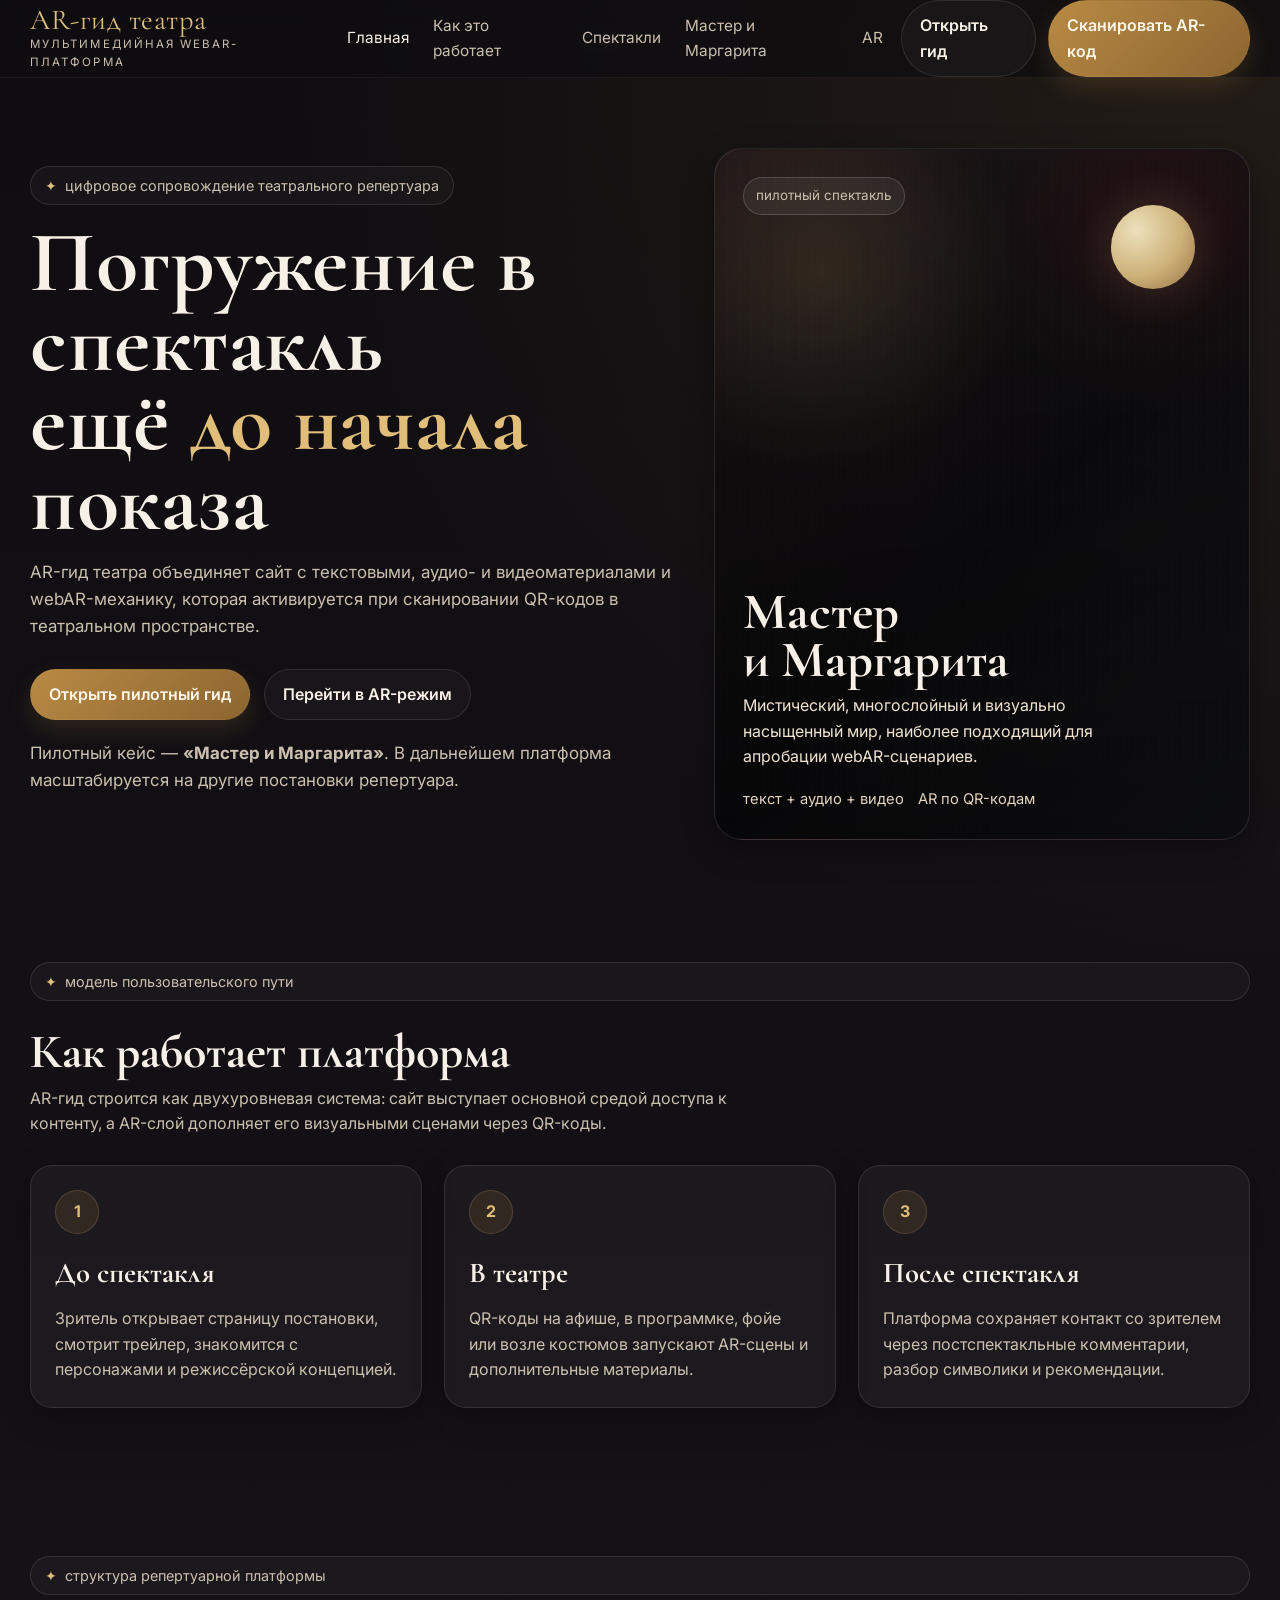
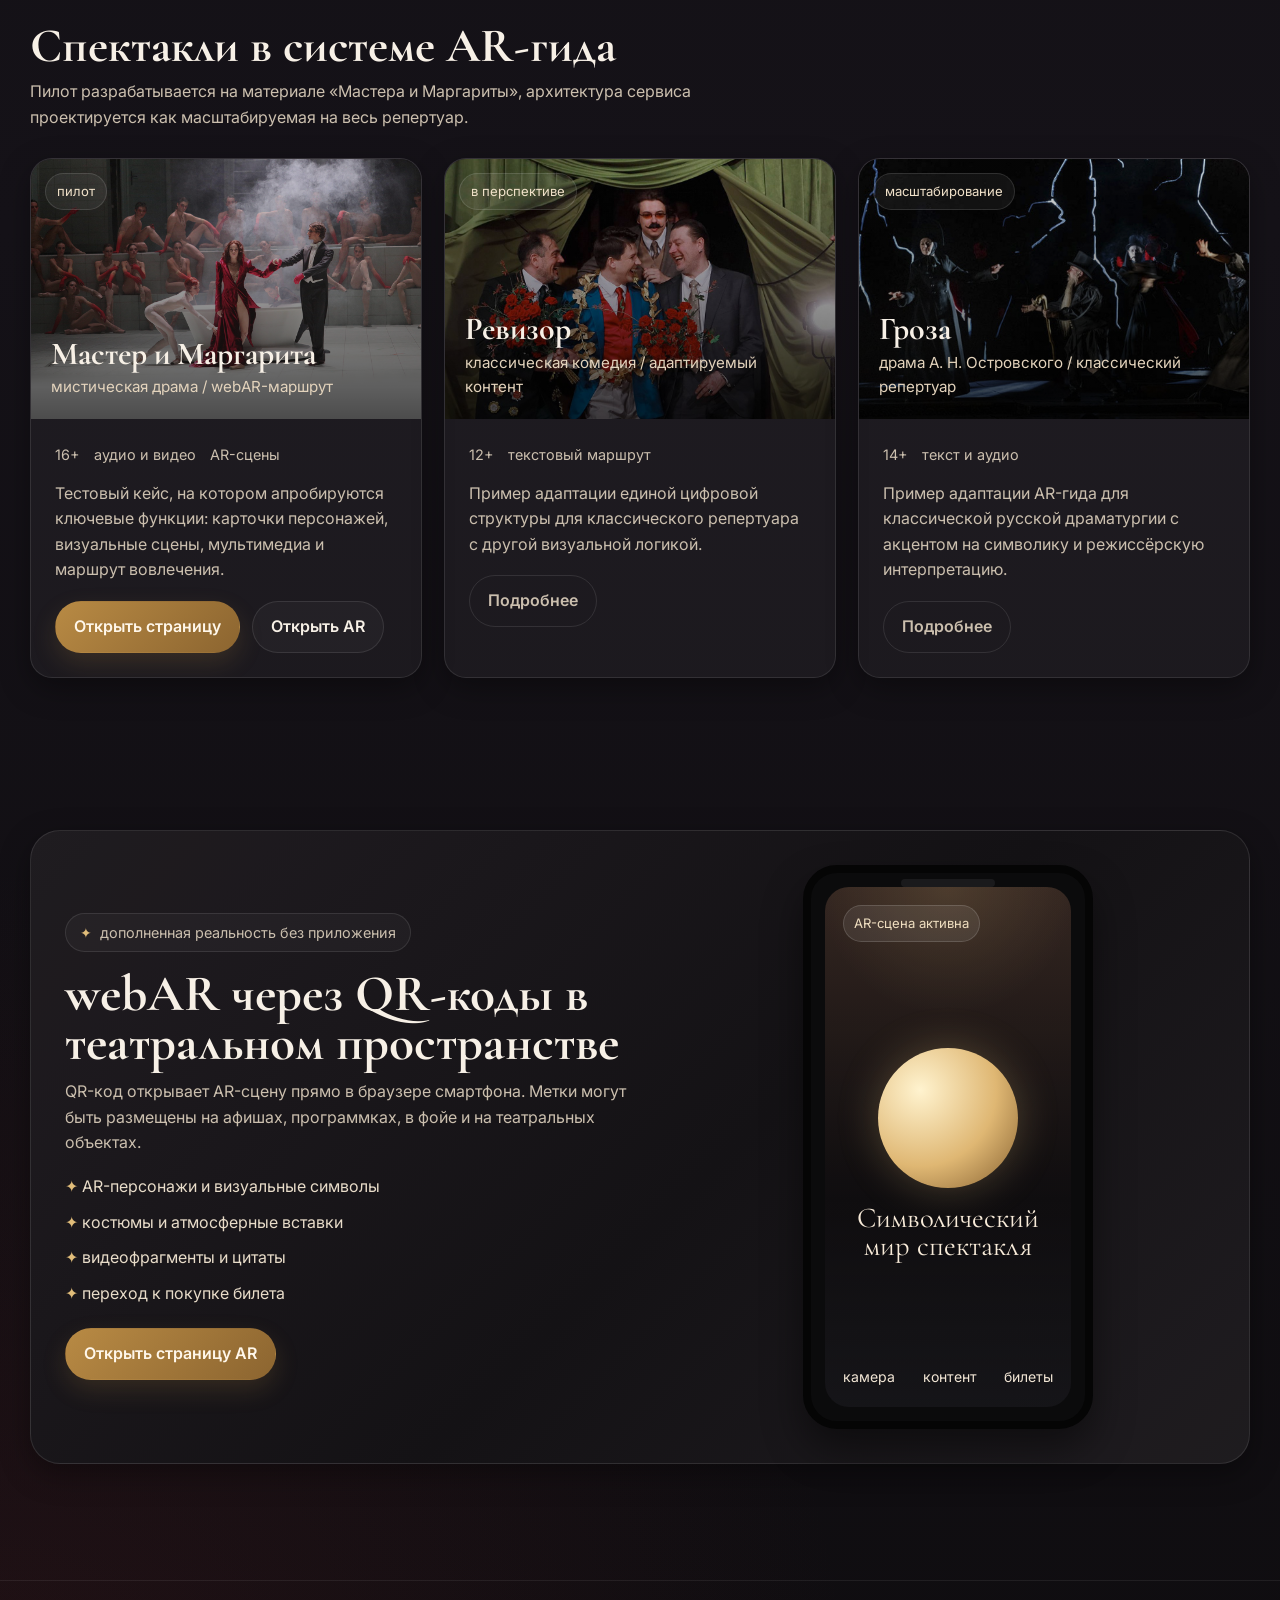
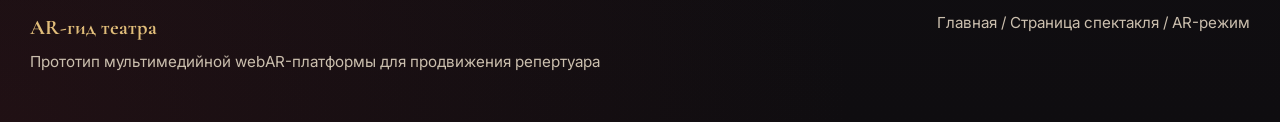
<file: index.html>
<!DOCTYPE html>
<html lang="ru">
<head>
  <meta charset="UTF-8" />
  <meta name="viewport" content="width=device-width, initial-scale=1.0" />
  <title>AR-гид театра</title>
  <link rel="stylesheet" href="style.css" />
</head>
<body>

  <header class="site-header">
    <div class="container">
      <div class="header-inner">
        <a href="index.html" class="logo">
          <span class="logo-title gold">AR-гид театра</span>
          <span class="logo-subtitle">мультимедийная webAR-платформа</span>
        </a>
        <nav class="nav">
          <a href="index.html" class="active">Главная</a>
          <a href="#how">Как это работает</a>
          <a href="#shows">Спектакли</a>
          <a href="master.html">Мастер и Маргарита</a>
          <a href="ar.html">AR</a>
        </nav>
        <div class="header-actions">
          <a href="master.html" class="btn btn-secondary">Открыть гид</a>
          <a href="ar.html" class="btn btn-primary">Сканировать AR-код</a>
        </div>
        <button class="menu-toggle" aria-label="Меню" aria-expanded="false">☰</button>
      </div>
      <div class="mobile-panel">
        <nav class="mobile-nav">
          <a href="index.html">Главная</a>
          <a href="#how">Как это работает</a>
          <a href="#shows">Спектакли</a>
          <a href="master.html">Мастер и Маргарита</a>
          <a href="ar.html">AR</a>
        </nav>
        <div class="mobile-actions">
          <a href="master.html" class="btn btn-secondary">Открыть гид</a>
          <a href="ar.html" class="btn btn-primary">Сканировать AR-код</a>
        </div>
      </div>
    </div>
  </header>

  <main>
    <section class="hero">
      <div class="container hero-grid">
        <div class="hero-copy">
          <span class="eyebrow">цифровое сопровождение театрального репертуара</span>
          <h1>Погружение в спектакль<br>ещё <span class="gold">до начала</span> показа</h1>
          <p>
            AR-гид театра объединяет сайт с текстовыми, аудио- и видеоматериалами
            и webAR-механику, которая активируется при сканировании QR-кодов
            в театральном пространстве.
          </p>
          <div class="hero-actions">
            <a href="master.html" class="btn btn-primary">Открыть пилотный гид</a>
            <a href="ar.html" class="btn btn-secondary">Перейти в AR-режим</a>
          </div>
          <p class="hero-note">
            Пилотный кейс — <strong>«Мастер и Маргарита»</strong>.
            В дальнейшем платформа масштабируется на другие постановки репертуара.
          </p>
        </div>
        <div class="hero-poster">
          <div class="poster-moon"></div>
          <div class="poster-content">
            <div class="poster-badge">пилотный спектакль</div>
            <h2 class="poster-title">Мастер<br>и Маргарита</h2>
            <p class="poster-text">
              Мистический, многослойный и визуально насыщенный мир,
              наиболее подходящий для апробации webAR-сценариев.
            </p>
            <div class="poster-meta">
              <span>текст + аудио + видео</span>
              <span>AR по QR-кодам</span>
            </div>
          </div>
        </div>
      </div>
    </section>

    <section class="section" id="how">
      <div class="container">
        <div class="section-head">
          <span class="eyebrow">модель пользовательского пути</span>
          <h2>Как работает платформа</h2>
          <p>
            AR-гид строится как двухуровневая система: сайт выступает основной средой
            доступа к контенту, а AR-слой дополняет его визуальными сценами через QR-коды.
          </p>
        </div>
        <div class="grid-3">
          <article class="card info-card">
            <div class="card-body">
              <div class="number-badge">1</div>
              <h3>До спектакля</h3>
              <p>Зритель открывает страницу постановки, смотрит трейлер, знакомится с персонажами и режиссёрской концепцией.</p>
            </div>
          </article>
          <article class="card info-card">
            <div class="card-body">
              <div class="number-badge">2</div>
              <h3>В театре</h3>
              <p>QR-коды на афише, в программке, фойе или возле костюмов запускают AR-сцены и дополнительные материалы.</p>
            </div>
          </article>
          <article class="card info-card">
            <div class="card-body">
              <div class="number-badge">3</div>
              <h3>После спектакля</h3>
              <p>Платформа сохраняет контакт со зрителем через постспектакльные комментарии, разбор символики и рекомендации.</p>
            </div>
          </article>
        </div>
      </div>
    </section>

    <section class="section" id="shows">
      <div class="container">
        <div class="section-head">
          <span class="eyebrow">структура репертуарной платформы</span>
          <h2>Спектакли в системе AR-гида</h2>
          <p>Пилот разрабатывается на материале «Мастера и Маргариты», архитектура сервиса проектируется как масштабируемая на весь репертуар.</p>
        </div>
        <div class="grid-3">
          <article class="card show-card">
            <div class="show-cover">
              <img src="images/master-cover.jpg" alt="Мастер и Маргарита" />
              <div class="show-cover-overlay"></div>
              <span class="show-tag">пилот</span>
              <div class="show-title-wrap">
                <h3>Мастер и Маргарита</h3>
                <p>мистическая драма / webAR-маршрут</p>
              </div>
            </div>
            <div class="card-body">
              <div class="show-meta">
                <span>16+</span>
                <span>аудио и видео</span>
                <span>AR-сцены</span>
              </div>
              <p class="show-text">Тестовый кейс, на котором апробируются ключевые функции: карточки персонажей, визуальные сцены, мультимедиа и маршрут вовлечения.</p>
              <div class="show-actions">
                <a href="master.html" class="btn btn-primary">Открыть страницу</a>
                <a href="ar.html" class="btn btn-secondary">Открыть AR</a>
              </div>
            </div>
          </article>

          <article class="card show-card">
            <div class="show-cover">
              <img src="images/revisor-cover.jpg" alt="Ревизор" />
              <div class="show-cover-overlay"></div>
              <span class="show-tag">в перспективе</span>
              <div class="show-title-wrap">
                <h3>Ревизор</h3>
                <p>классическая комедия / адаптируемый контент</p>
              </div>
            </div>
            <div class="card-body">
              <div class="show-meta">
                <span>12+</span>
                <span>текстовый маршрут</span>
              </div>
              <p class="show-text">Пример адаптации единой цифровой структуры для классического репертуара с другой визуальной логикой.</p>
              <div class="show-actions">
                <a href="#" class="btn btn-ghost" data-demo>Подробнее</a>
              </div>
            </div>
          </article>

          <article class="card show-card">
            <div class="show-cover">
              <img src="images/groza-cover.jpg" alt="Гроза" />
              <div class="show-cover-overlay"></div>
              <span class="show-tag">масштабирование</span>
              <div class="show-title-wrap">
                <h3>Гроза</h3>
                <p>драма А. Н. Островского / классический репертуар</p>
              </div>
            </div>
            <div class="card-body">
              <div class="show-meta">
                <span>14+</span>
                <span>текст и аудио</span>
              </div>
              <p class="show-text">Пример адаптации AR-гида для классической русской драматургии с акцентом на символику и режиссёрскую интерпретацию.</p>
              <div class="show-actions">
                <a href="#" class="btn btn-ghost" data-demo>Подробнее</a>
              </div>
            </div>
          </article>
        </div>
      </div>
    </section>

    <section class="ar-band">
      <div class="container">
        <div class="ar-wrap">
          <div>
            <span class="eyebrow">дополненная реальность без приложения</span>
            <h2>webAR через QR-коды в театральном пространстве</h2>
            <p>QR-код открывает AR-сцену прямо в браузере смартфона. Метки могут быть размещены на афишах, программках, в фойе и на театральных объектах.</p>
            <ul class="ar-list">
              <li>AR-персонажи и визуальные символы</li>
              <li>костюмы и атмосферные вставки</li>
              <li>видеофрагменты и цитаты</li>
              <li>переход к покупке билета</li>
            </ul>
            <a href="ar.html" class="btn btn-primary">Открыть страницу AR</a>
          </div>
          <div class="phone-shell">
            <div class="phone-screen">
              <div class="scan-chip">AR-сцена активна</div>
              <div class="ar-figure">
                <div>
                  <div class="figure-orb"></div>
                  <div class="figure-label">Символический<br>мир спектакля</div>
                </div>
              </div>
              <div class="phone-footer">
                <span>камера</span>
                <span>контент</span>
                <span>билеты</span>
              </div>
            </div>
          </div>
        </div>
      </div>
    </section>
  </main>

  <footer class="site-footer">
    <div class="container footer-inner">
      <div class="footer-brand">
        <strong class="gold serif" style="font-size:1.3rem;">AR-гид театра</strong>
        <span>Прототип мультимедийной webAR-платформы для продвижения репертуара</span>
      </div>
      <div>Главная / Страница спектакля / AR-режим</div>
    </div>
  </footer>

  <script src="script.js"></script>
</body>
</html>
</file>
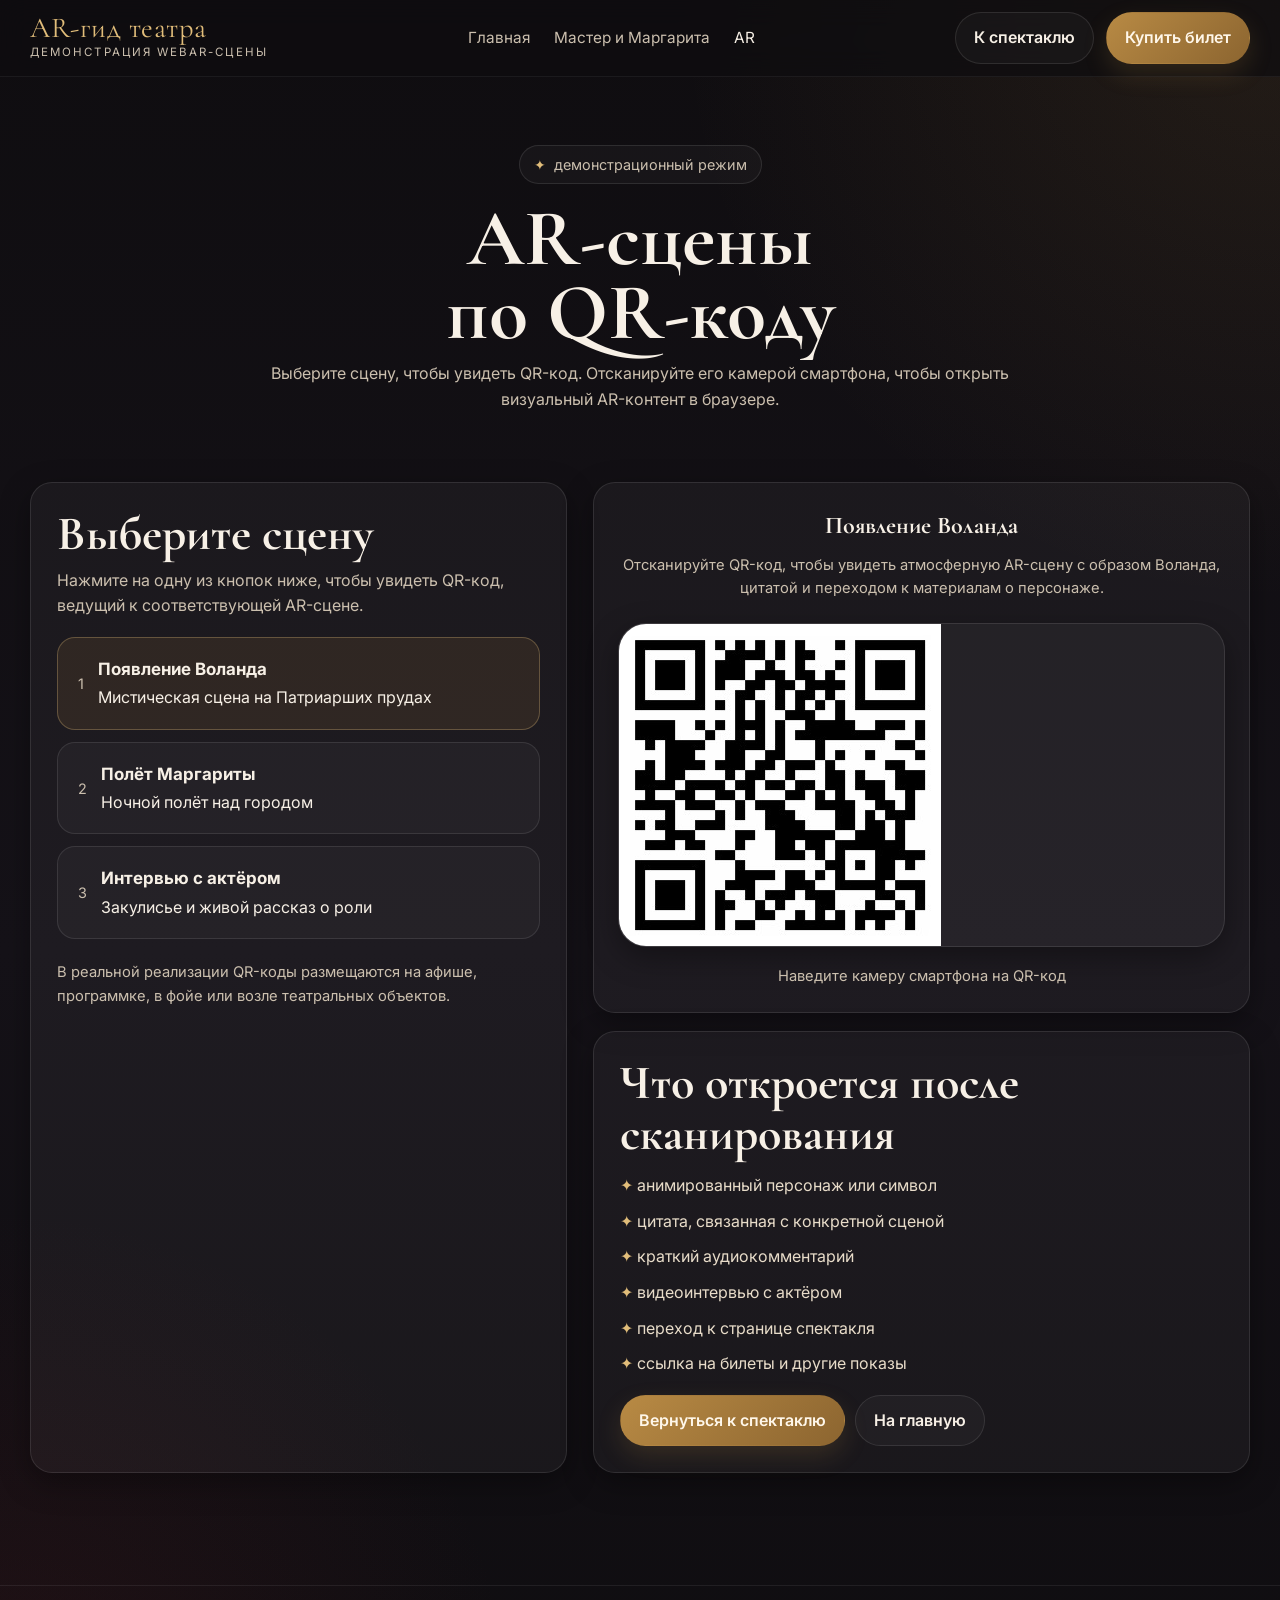
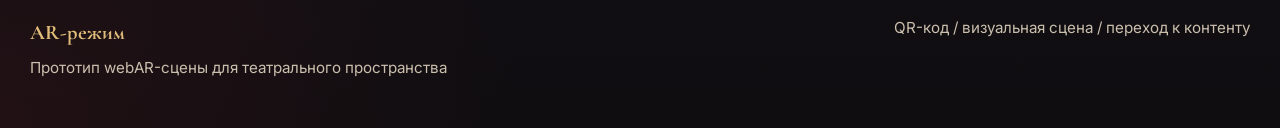
<file: ar.html>
<!DOCTYPE html>
<html lang="ru">
<head>
  <meta charset="UTF-8" />
  <meta name="viewport" content="width=device-width, initial-scale=1.0" />
  <title>AR-режим — гид театра</title>
  <link rel="stylesheet" href="style.css" />
</head>
<body>

  <header class="site-header">
    <div class="container">
      <div class="header-inner">
        <a href="index.html" class="logo">
          <span class="logo-title gold">AR-гид театра</span>
          <span class="logo-subtitle">демонстрация webAR-сцены</span>
        </a>
        <nav class="nav">
          <a href="index.html">Главная</a>
          <a href="master.html">Мастер и Маргарита</a>
          <a href="ar.html" class="active">AR</a>
        </nav>
        <div class="header-actions">
          <a href="master.html" class="btn btn-secondary">К спектаклю</a>
          <a href="#" class="btn btn-primary" data-demo>Купить билет</a>
        </div>
        <button class="menu-toggle" aria-label="Меню" aria-expanded="false">☰</button>
      </div>
      <div class="mobile-panel">
        <nav class="mobile-nav">
          <a href="index.html">Главная</a>
          <a href="master.html">Мастер и Маргарита</a>
          <a href="ar.html">AR</a>
        </nav>
        <div class="mobile-actions">
          <a href="master.html" class="btn btn-secondary">К спектаклю</a>
          <a href="#" class="btn btn-primary" data-demo>Купить билет</a>
        </div>
      </div>
    </div>
  </header>

  <main>
    <section class="ar-page-hero">
      <div class="container">
        <span class="eyebrow">демонстрационный режим</span>
        <h1>AR-сцены<br>по QR-коду</h1>
        <p>Выберите сцену, чтобы увидеть QR-код. Отсканируйте его камерой смартфона, чтобы открыть визуальный AR-контент в браузере.</p>
      </div>
    </section>

    <section class="section" style="padding-top: 18px;">
      <div class="container scan-grid">

        <div class="card scan-card">
          <div class="section-head" style="margin-bottom:18px;">
            <h2>Выберите сцену</h2>
            <p>Нажмите на одну из кнопок ниже, чтобы увидеть QR-код, ведущий к соответствующей AR-сцене.</p>
          </div>

          <div class="scene-buttons">
            <button class="scene-btn active" data-scene="woland">
              <span class="scene-btn-number">1</span>
              <div>
                <strong>Появление Воланда</strong>
                <p>Мистическая сцена на Патриарших прудах</p>
              </div>
            </button>

            <button class="scene-btn" data-scene="margarita">
              <span class="scene-btn-number">2</span>
              <div>
                <strong>Полёт Маргариты</strong>
                <p>Ночной полёт над городом</p>
              </div>
            </button>

            <button class="scene-btn" data-scene="interview">
              <span class="scene-btn-number">3</span>
              <div>
                <strong>Интервью с актёром</strong>
                <p>Закулисье и живой рассказ о роли</p>
              </div>
            </button>
          </div>

          <p class="small-note" style="margin-top:22px;">
            В реальной реализации QR-коды размещаются на афише, программке, в фойе или возле театральных объектов.
          </p>
        </div>

        <div class="scan-results">

          <div class="qr-display-card card">
            <div class="card-body" style="text-align: center;">
              <h2 class="serif" style="margin-bottom: 8px;" data-scene-title>Появление Воланда</h2>
              <p class="small-note" style="margin-bottom: 22px;" data-scene-text>
                Отсканируйте QR-код, чтобы увидеть атмосферную AR-сцену с образом Воланда, цитатой и переходом к материалам о персонаже.
              </p>

              <div class="qr-display">
                <img
                  id="qr-image"
                  src="images/qr-woland.png"
                  alt="QR-код — Сцена Воланда"
                  class="qr-code-img"
                />
              </div>

              <p class="small-note" style="margin-top: 18px;">
                Наведите камеру смартфона на QR-код
              </p>
            </div>
          </div>

          <div class="card scan-card">
            <div class="section-head" style="margin-bottom: 14px;">
              <h2>Что откроется после сканирования</h2>
            </div>
            <ul class="ar-list" style="margin-bottom: 18px;">
              <li>анимированный персонаж или символ</li>
              <li>цитата, связанная с конкретной сценой</li>
              <li>краткий аудиокомментарий</li>
              <li>видеоинтервью с актёром</li>
              <li>переход к странице спектакля</li>
              <li>ссылка на билеты и другие показы</li>
            </ul>
            <div class="result-controls">
              <a href="master.html" class="btn btn-primary">Вернуться к спектаклю</a>
              <a href="index.html" class="btn btn-secondary">На главную</a>
            </div>
          </div>
        </div>

      </div>
    </section>
  </main>

  <footer class="site-footer">
    <div class="container footer-inner">
      <div class="footer-brand">
        <strong class="gold serif" style="font-size:1.3rem;">AR-режим</strong>
        <span>Прототип webAR-сцены для театрального пространства</span>
      </div>
      <div>QR-код / визуальная сцена / переход к контенту</div>
    </div>
  </footer>

  <script src="script.js"></script>
</body>
</html>
</file>
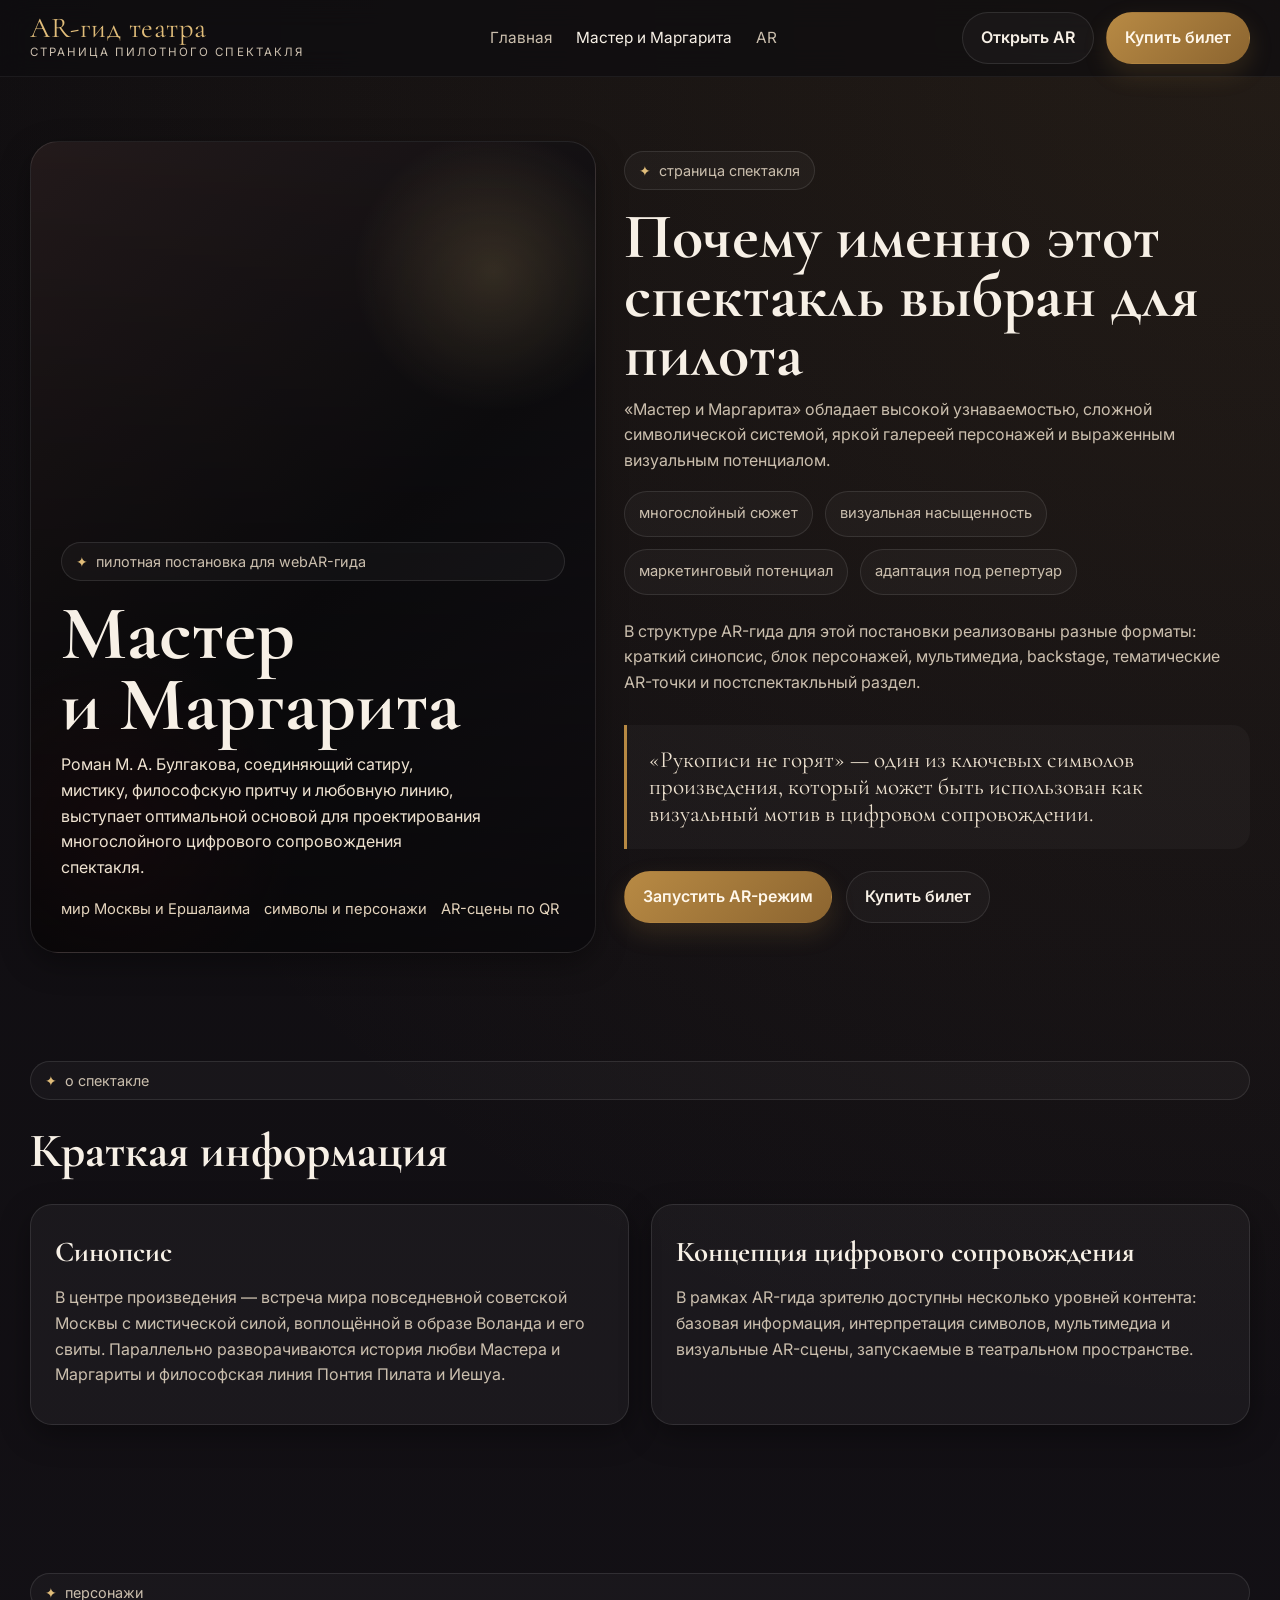
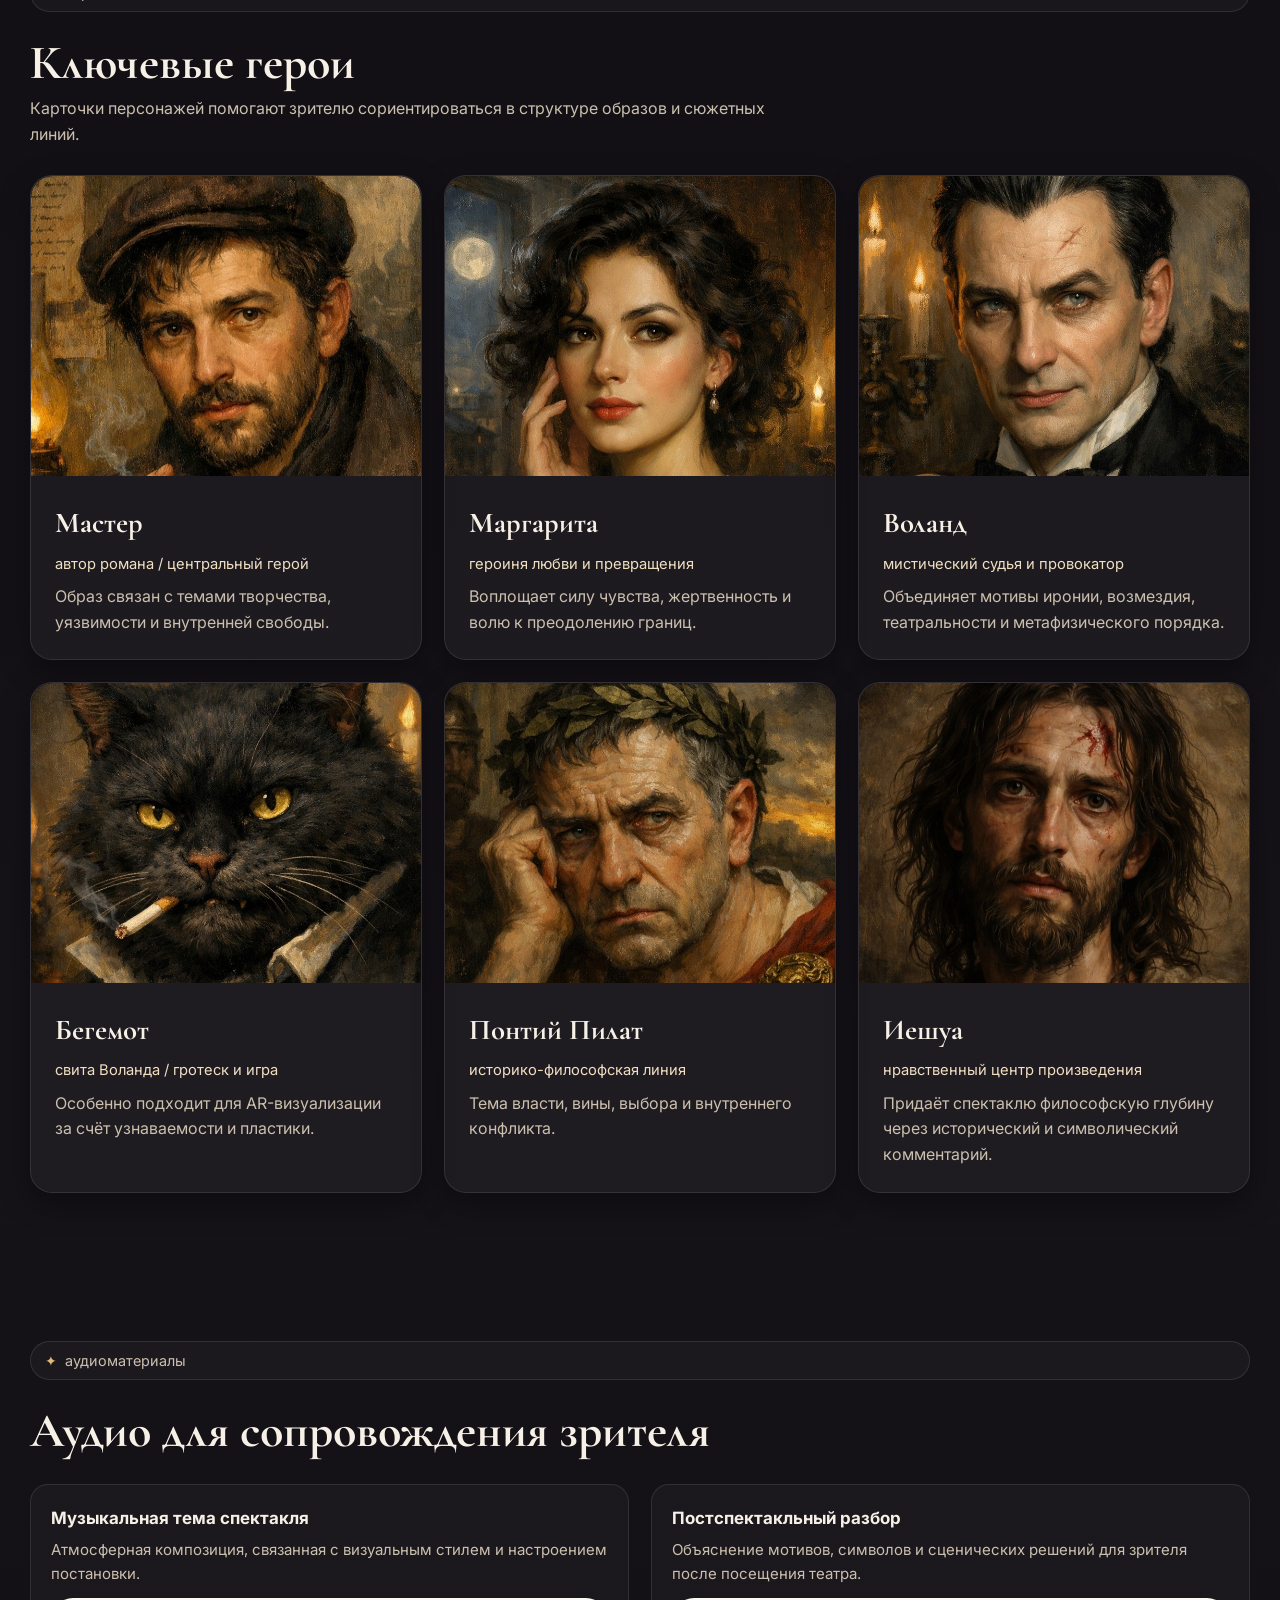
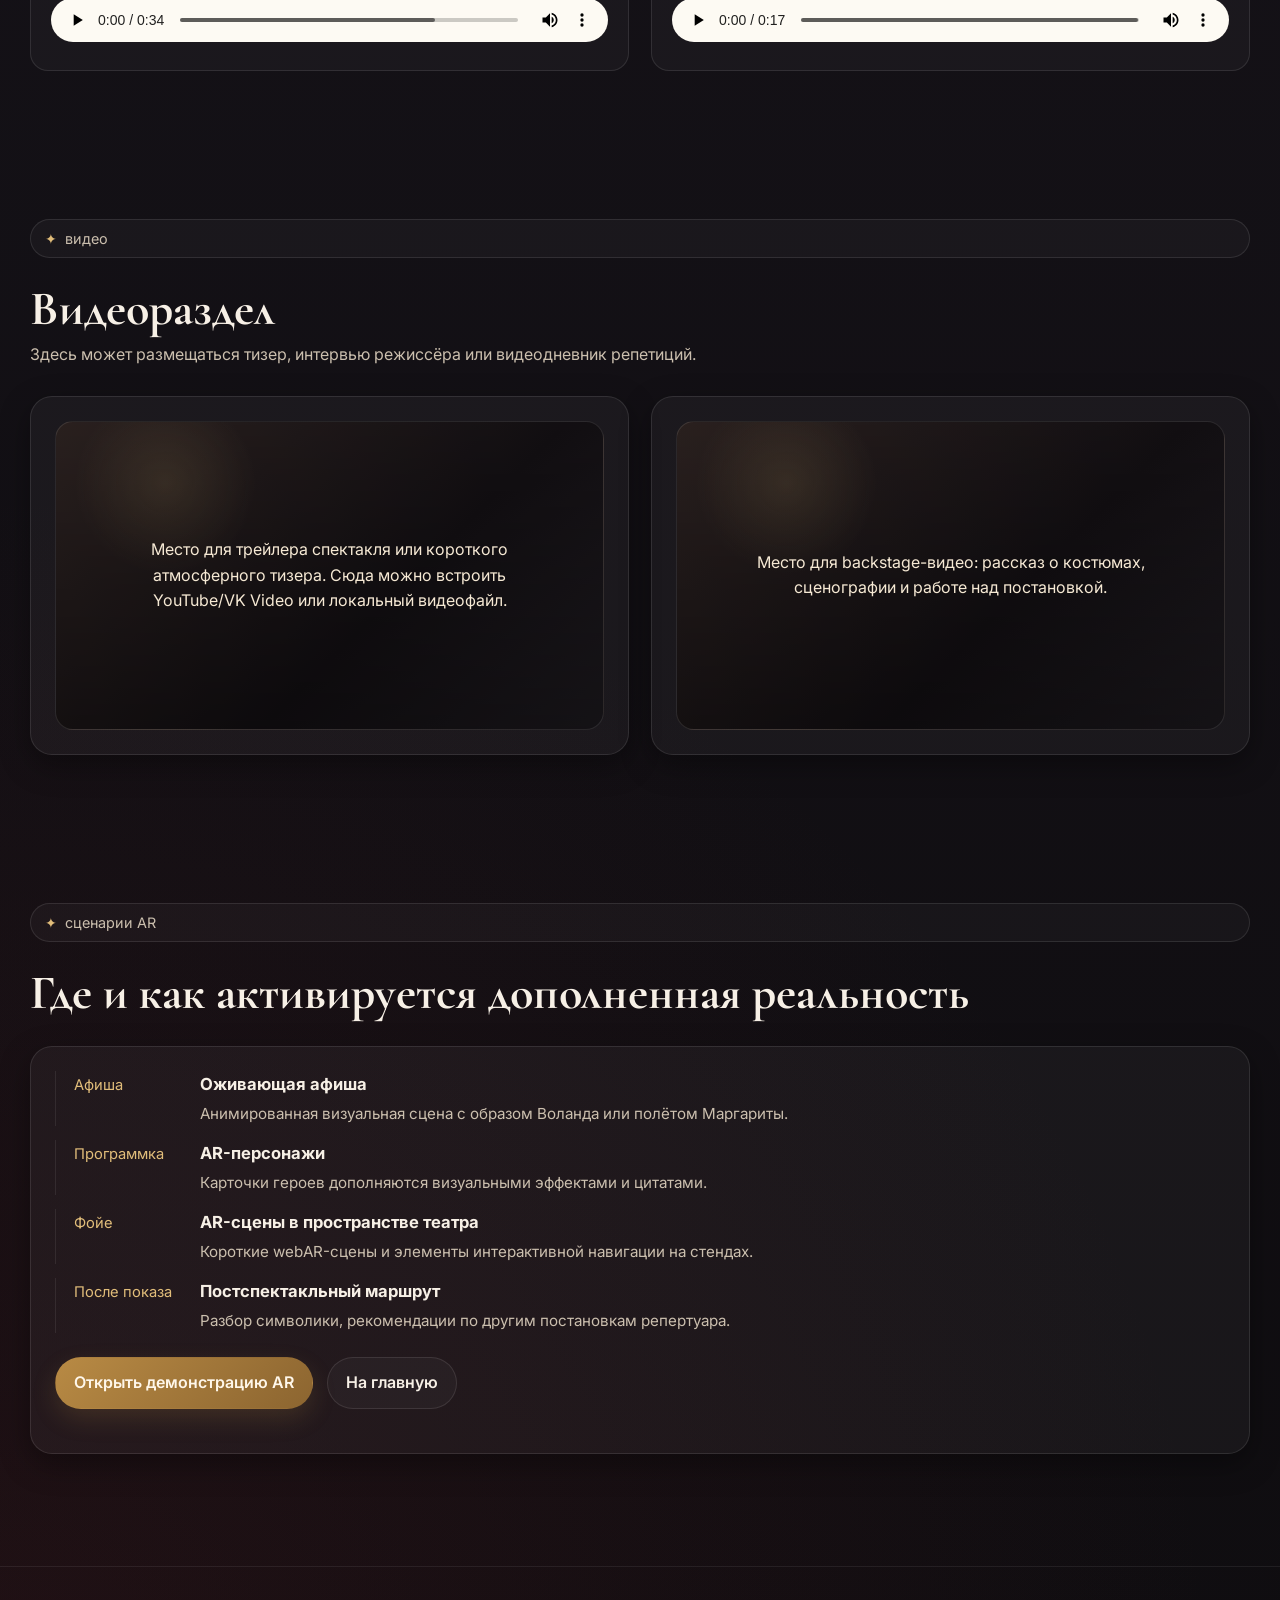
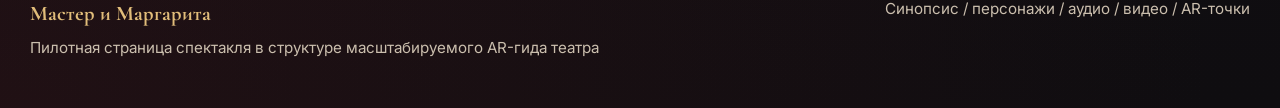
<file: master.html>
<!DOCTYPE html>
<html lang="ru">
<head>
  <meta charset="UTF-8" />
  <meta name="viewport" content="width=device-width, initial-scale=1.0" />
  <title>Мастер и Маргарита — AR-гид</title>
  <link rel="stylesheet" href="style.css" />
</head>
<body>

  <header class="site-header">
    <div class="container">
      <div class="header-inner">
        <a href="index.html" class="logo">
          <span class="logo-title gold">AR-гид театра</span>
          <span class="logo-subtitle">страница пилотного спектакля</span>
        </a>
        <nav class="nav">
          <a href="index.html">Главная</a>
          <a href="master.html" class="active">Мастер и Маргарита</a>
          <a href="ar.html">AR</a>
        </nav>
        <div class="header-actions">
          <a href="ar.html" class="btn btn-secondary">Открыть AR</a>
          <a href="#" class="btn btn-primary" data-demo>Купить билет</a>
        </div>
        <button class="menu-toggle" aria-label="Меню" aria-expanded="false">☰</button>
      </div>
      <div class="mobile-panel">
        <nav class="mobile-nav">
          <a href="index.html">Главная</a>
          <a href="master.html">Мастер и Маргарита</a>
          <a href="ar.html">AR</a>
        </nav>
        <div class="mobile-actions">
          <a href="ar.html" class="btn btn-secondary">Открыть AR</a>
          <a href="#" class="btn btn-primary" data-demo>Купить билет</a>
        </div>
      </div>
    </div>
  </header>

  <main>
    <section class="subhero">
      <div class="container subhero-grid">
        <div class="poster-large">
          <div class="poster-large-content">
            <span class="eyebrow">пилотная постановка для webAR-гида</span>
            <h1>Мастер<br>и Маргарита</h1>
            <p class="poster-text">
              Роман М. А. Булгакова, соединяющий сатиру, мистику, философскую притчу
              и любовную линию, выступает оптимальной основой для проектирования
              многослойного цифрового сопровождения спектакля.
            </p>
            <div class="poster-meta">
              <span>мир Москвы и Ершалаима</span>
              <span>символы и персонажи</span>
              <span>AR-сцены по QR</span>
            </div>
          </div>
        </div>
        <div class="detail-panel">
          <span class="eyebrow">страница спектакля</span>
          <h2>Почему именно этот спектакль выбран для пилота</h2>
          <p>«Мастер и Маргарита» обладает высокой узнаваемостью, сложной символической системой, яркой галереей персонажей и выраженным визуальным потенциалом.</p>
          <div class="meta-list">
            <span class="meta-chip">многослойный сюжет</span>
            <span class="meta-chip">визуальная насыщенность</span>
            <span class="meta-chip">маркетинговый потенциал</span>
            <span class="meta-chip">адаптация под репертуар</span>
          </div>
          <div class="text-block">
            <p>В структуре AR-гида для этой постановки реализованы разные форматы: краткий синопсис, блок персонажей, мультимедиа, backstage, тематические AR-точки и постспектакльный раздел.</p>
            <div class="quote-box">«Рукописи не горят» — один из ключевых символов произведения, который может быть использован как визуальный мотив в цифровом сопровождении.</div>
          </div>
          <div class="hero-actions" style="margin-top: 22px;">
            <a href="ar.html" class="btn btn-primary">Запустить AR-режим</a>
            <a href="#" class="btn btn-secondary" data-demo>Купить билет</a>
          </div>
        </div>
      </div>
    </section>

    <section class="section">
      <div class="container">
        <div class="section-head">
          <span class="eyebrow">о спектакле</span>
          <h2>Краткая информация</h2>
        </div>
        <div class="grid-2">
          <article class="card media-card">
            <div class="card-body">
              <h3>Синопсис</h3>
              <p>В центре произведения — встреча мира повседневной советской Москвы с мистической силой, воплощённой в образе Воланда и его свиты. Параллельно разворачиваются история любви Мастера и Маргариты и философская линия Понтия Пилата и Иешуа.</p>
            </div>
          </article>
          <article class="card media-card">
            <div class="card-body">
              <h3>Концепция цифрового сопровождения</h3>
              <p>В рамках AR-гида зрителю доступны несколько уровней контента: базовая информация, интерпретация символов, мультимедиа и визуальные AR-сцены, запускаемые в театральном пространстве.</p>
            </div>
          </article>
        </div>
      </div>
    </section>

    <section class="section">
      <div class="container">
        <div class="section-head">
          <span class="eyebrow">персонажи</span>
          <h2>Ключевые герои</h2>
          <p>Карточки персонажей помогают зрителю сориентироваться в структуре образов и сюжетных линий.</p>
        </div>
        <div class="grid-3">
          <article class="card character-card">
            <div class="char-image"><img src="images/char-master.jpg" alt="Мастер" /></div>
            <div class="card-body">
              <h3>Мастер</h3>
              <div class="character-role">автор романа / центральный герой</div>
              <p>Образ связан с темами творчества, уязвимости и внутренней свободы.</p>
            </div>
          </article>
          <article class="card character-card">
            <div class="char-image"><img src="images/char-margarita.jpg" alt="Маргарита" /></div>
            <div class="card-body">
              <h3>Маргарита</h3>
              <div class="character-role">героиня любви и превращения</div>
              <p>Воплощает силу чувства, жертвенность и волю к преодолению границ.</p>
            </div>
          </article>
          <article class="card character-card">
            <div class="char-image"><img src="images/char-woland.jpg" alt="Воланд" /></div>
            <div class="card-body">
              <h3>Воланд</h3>
              <div class="character-role">мистический судья и провокатор</div>
              <p>Объединяет мотивы иронии, возмездия, театральности и метафизического порядка.</p>
            </div>
          </article>
          <article class="card character-card">
            <div class="char-image"><img src="images/char-behemoth.jpg" alt="Бегемот" /></div>
            <div class="card-body">
              <h3>Бегемот</h3>
              <div class="character-role">свита Воланда / гротеск и игра</div>
              <p>Особенно подходит для AR-визуализации за счёт узнаваемости и пластики.</p>
            </div>
          </article>
          <article class="card character-card">
            <div class="char-image"><img src="images/char-pilate.jpg" alt="Понтий Пилат" /></div>
            <div class="card-body">
              <h3>Понтий Пилат</h3>
              <div class="character-role">историко-философская линия</div>
              <p>Тема власти, вины, выбора и внутреннего конфликта.</p>
            </div>
          </article>
          <article class="card character-card">
            <div class="char-image"><img src="images/char-yeshua.jpg" alt="Иешуа" /></div>
            <div class="card-body">
              <h3>Иешуа</h3>
              <div class="character-role">нравственный центр произведения</div>
              <p>Придаёт спектаклю философскую глубину через исторический и символический комментарий.</p>
            </div>
          </article>
        </div>
      </div>
    </section>

    <section class="section">
      <div class="container">
        <div class="section-head">
          <span class="eyebrow">аудиоматериалы</span>
          <h2>Аудио для сопровождения зрителя</h2>
        </div>
        <div class="grid-2">
          <div class="audio-block">
            <div class="audio-item">
              <strong>Музыкальная тема спектакля</strong>
              <p>Атмосферная композиция, связанная с визуальным стилем и настроением постановки.</p>
              <audio controls preload="metadata">
                <source src="audio/theme.mp3" type="audio/mpeg">
                Ваш браузер не поддерживает воспроизведение аудио.
              </audio>
            </div>
          </div>
          <div class="audio-block">
            <div class="audio-item">
              <strong>Постспектакльный разбор</strong>
              <p>Объяснение мотивов, символов и сценических решений для зрителя после посещения театра.</p>
              <audio controls preload="metadata">
                <source src="audio/postshow.mp3" type="audio/mpeg">
                Ваш браузер не поддерживает воспроизведение аудио.
              </audio>
            </div>
          </div>
        </div>
      </div>
    </section>

    <section class="section">
      <div class="container">
        <div class="section-head">
          <span class="eyebrow">видео</span>
          <h2>Видеораздел</h2>
          <p>Здесь может размещаться тизер, интервью режиссёра или видеодневник репетиций.</p>
        </div>
        <div class="grid-2">
          <article class="card media-card">
            <div class="card-body">
              <div class="video-frame">
                <span>Место для трейлера спектакля или короткого атмосферного тизера. Сюда можно встроить YouTube/VK Video или локальный видеофайл.</span>
              </div>
            </div>
          </article>
          <article class="card media-card">
            <div class="card-body">
              <div class="video-frame">
                <span>Место для backstage-видео: рассказ о костюмах, сценографии и работе над постановкой.</span>
              </div>
            </div>
          </article>
        </div>
      </div>
    </section>

    <section class="section">
      <div class="container">
        <div class="section-head">
          <span class="eyebrow">сценарии AR</span>
          <h2>Где и как активируется дополненная реальность</h2>
        </div>
        <div class="card">
          <div class="card-body">
            <div class="timeline">
              <div class="timeline-item">
                <div class="timeline-label">Афиша</div>
                <div>
                  <h4>Оживающая афиша</h4>
                  <p>Анимированная визуальная сцена с образом Воланда или полётом Маргариты.</p>
                </div>
              </div>
              <div class="timeline-item">
                <div class="timeline-label">Программка</div>
                <div>
                  <h4>AR-персонажи</h4>
                  <p>Карточки героев дополняются визуальными эффектами и цитатами.</p>
                </div>
              </div>
              <div class="timeline-item">
                <div class="timeline-label">Фойе</div>
                <div>
                  <h4>AR-сцены в пространстве театра</h4>
                  <p>Короткие webAR-сцены и элементы интерактивной навигации на стендах.</p>
                </div>
              </div>
              <div class="timeline-item">
                <div class="timeline-label">После показа</div>
                <div>
                  <h4>Постспектакльный маршрут</h4>
                  <p>Разбор символики, рекомендации по другим постановкам репертуара.</p>
                </div>
              </div>
            </div>
            <div class="hero-actions" style="margin-top: 24px;">
              <a href="ar.html" class="btn btn-primary">Открыть демонстрацию AR</a>
              <a href="index.html" class="btn btn-secondary">На главную</a>
            </div>
          </div>
        </div>
      </div>
    </section>
  </main>

  <footer class="site-footer">
    <div class="container footer-inner">
      <div class="footer-brand">
        <strong class="gold serif" style="font-size:1.3rem;">Мастер и Маргарита</strong>
        <span>Пилотная страница спектакля в структуре масштабируемого AR-гида театра</span>
      </div>
      <div>Синопсис / персонажи / аудио / видео / AR-точки</div>
    </div>
  </footer>

  <script src="script.js"></script>
</body>
</html>
</file>
<file: style.css>
@import url('https://fonts.googleapis.com/css2?family=Cormorant+Garamond:wght@400;500;600;700&family=Inter:wght@400;500;600;700&display=swap');

:root {
  --bg: #0f0d10;
  --bg-soft: #171419;
  --surface: rgba(255,255,255,0.04);
  --surface-strong: rgba(255,255,255,0.07);
  --border: rgba(255,255,255,0.1);
  --text: #f7f0e6;
  --muted: #cbbfae;
  --accent: #b88a44;
  --accent-light: #e1bd7a;
  --red: #6f2027;
  --shadow: 0 10px 30px rgba(0,0,0,0.35);
  --radius: 22px;
  --max-width: 1220px;
}

* { margin:0; padding:0; box-sizing:border-box; }
html { scroll-behavior:smooth; }

body {
  font-family:'Inter',Arial,sans-serif;
  background:
    radial-gradient(circle at top right,rgba(184,138,68,0.12),transparent 28%),
    radial-gradient(circle at bottom left,rgba(111,32,39,0.18),transparent 24%),
    linear-gradient(180deg,#0f0d10 0%,#151218 55%,#0f0d10 100%);
  color:var(--text); line-height:1.6; min-height:100vh;
}

img { max-width:100%; display:block; }
a { text-decoration:none; color:inherit; }
button { font:inherit; }

.container { width:min(100% - 32px,var(--max-width)); margin:0 auto; }

.gold { color:var(--accent-light); }
.serif { font-family:'Cormorant Garamond',serif; }

.eyebrow {
  display:inline-flex; align-items:center; gap:8px;
  padding:7px 14px; border:1px solid var(--border); border-radius:999px;
  background:rgba(255,255,255,0.03); color:var(--muted); font-size:0.9rem;
  margin-bottom:18px;
}
.eyebrow::before { content:"✦"; color:var(--accent-light); }

.section { padding:74px 0; }

.section-head { margin-bottom:28px; display:flex; flex-direction:column; gap:8px; }
.section-head h2 {
  font-family:'Cormorant Garamond',serif;
  font-size:clamp(2rem,4vw,3rem); line-height:1.05;
}
.section-head p { max-width:760px; color:var(--muted); }

/* Header */
.site-header {
  position:sticky; top:0; z-index:1000;
  backdrop-filter:blur(14px);
  background:rgba(15,13,16,0.72);
  border-bottom:1px solid rgba(255,255,255,0.06);
}

.header-inner {
  min-height:76px; display:flex; align-items:center;
  justify-content:space-between; gap:18px;
}

.logo { display:inline-flex; flex-direction:column; gap:2px; }
.logo-title {
  font-family:'Cormorant Garamond',serif;
  font-size:1.8rem; line-height:0.95; letter-spacing:0.5px;
}
.logo-subtitle {
  font-size:0.72rem; letter-spacing:0.18em;
  text-transform:uppercase; color:var(--muted);
}

.nav { display:flex; align-items:center; gap:24px; }
.nav a { color:var(--muted); font-size:0.96rem; transition:color 0.2s; }
.nav a:hover,.nav a.active { color:var(--text); }

.header-actions { display:flex; align-items:center; gap:12px; }

.menu-toggle {
  display:none; background:transparent; border:1px solid var(--border);
  color:var(--text); width:44px; height:44px; border-radius:12px; cursor:pointer;
}

/* Buttons */
.btn {
  display:inline-flex; align-items:center; justify-content:center; gap:8px;
  min-height:48px; padding:12px 18px; border-radius:999px;
  border:1px solid transparent; font-weight:600;
  transition:transform 0.2s,background 0.2s,border-color 0.2s,color 0.2s;
  cursor:pointer;
}
.btn:hover { transform:translateY(-1px); }

.btn-primary {
  background:linear-gradient(135deg,var(--accent),#8c6530);
  color:#fff7ea; box-shadow:0 10px 24px rgba(184,138,68,0.18);
}
.btn-primary:hover { background:linear-gradient(135deg,#c69850,#9a6e34); }

.btn-secondary {
  border-color:var(--border); background:rgba(255,255,255,0.03); color:var(--text);
}
.btn-secondary:hover { background:rgba(255,255,255,0.06); }

.btn-ghost {
  border-color:var(--border); background:transparent; color:var(--muted);
}
.btn-ghost:hover { color:var(--text); border-color:rgba(255,255,255,0.18); }

/* Hero */
.hero { padding:70px 0 48px; }

.hero-grid {
  display:grid; grid-template-columns:1.1fr 0.9fr;
  gap:28px; align-items:stretch;
}

.hero-copy { padding:18px 0; }
.hero-copy h1 {
  font-family:'Cormorant Garamond',serif;
  font-size:clamp(3rem,7vw,5.4rem); line-height:0.92;
  margin-bottom:18px; letter-spacing:0.5px;
}
.hero-copy p {
  max-width:700px; color:var(--muted); font-size:1.06rem; margin-bottom:28px;
}

.hero-actions { display:flex; flex-wrap:wrap; gap:14px; margin-bottom:20px; }
.hero-note { font-size:0.94rem; color:var(--muted); }

.hero-poster {
  background:
    linear-gradient(180deg,rgba(0,0,0,0.15),rgba(0,0,0,0.45)),
    radial-gradient(circle at 20% 18%,rgba(225,189,122,0.18),transparent 28%),
    radial-gradient(circle at 85% 12%,rgba(111,32,39,0.25),transparent 24%),
    linear-gradient(135deg,#23181a,#111013 55%,#1f2026);
  border:1px solid var(--border); border-radius:28px;
  box-shadow:var(--shadow); overflow:hidden;
  position:relative; min-height:540px;
}

.hero-poster::before {
  content:""; position:absolute; inset:0;
  background:
    linear-gradient(to bottom,transparent,rgba(0,0,0,0.4)),
    repeating-linear-gradient(90deg,
      rgba(255,255,255,0.015) 0,rgba(255,255,255,0.015) 1px,
      transparent 1px,transparent 12px);
  opacity:0.6;
}

.poster-content {
  position:relative; z-index:2; height:100%;
  display:flex; flex-direction:column; justify-content:end; padding:28px;
}

.poster-badge {
  align-self:flex-start; padding:7px 12px;
  border:1px solid rgba(255,255,255,0.16); border-radius:999px;
  background:rgba(255,255,255,0.06); color:var(--muted);
  font-size:0.84rem; margin-bottom:auto;
}

.poster-moon {
  position:absolute; top:56px; right:54px; width:84px; height:84px;
  border-radius:50%;
  background:radial-gradient(circle at 30% 30%,#fff3cb,#dcbf82 55%,#9e7a47 100%);
  box-shadow:0 0 50px rgba(225,189,122,0.22); opacity:0.92;
}

.poster-title {
  font-family:'Cormorant Garamond',serif;
  font-size:clamp(2rem,4vw,3.2rem); line-height:0.95; margin-bottom:8px;
}
.poster-text { color:#efe3d1; max-width:420px; margin-bottom:18px; }
.poster-meta {
  display:flex; flex-wrap:wrap; gap:14px; color:#e3d3bc; font-size:0.92rem;
}

/* Grids */
.grid-3 { display:grid; grid-template-columns:repeat(3,1fr); gap:22px; }
.grid-2 { display:grid; grid-template-columns:repeat(2,1fr); gap:22px; }

/* Cards */
.card {
  background:var(--surface); border:1px solid var(--border);
  border-radius:var(--radius); box-shadow:var(--shadow);
}
.card-body { padding:24px; }

.info-card { min-height:100%; }
.info-card h3 {
  font-family:'Cormorant Garamond',serif; font-size:1.8rem; margin-bottom:10px;
}
.info-card p { color:var(--muted); }

.number-badge {
  width:44px; height:44px; border-radius:50%; display:grid; place-items:center;
  background:rgba(184,138,68,0.14); border:1px solid rgba(225,189,122,0.18);
  color:var(--accent-light); font-weight:700; margin-bottom:16px;
}

/* Show cards */
.show-card {
  overflow:hidden; transition:transform 0.2s,border-color 0.2s;
}
.show-card:hover {
  transform:translateY(-3px); border-color:rgba(225,189,122,0.18);
}

.show-cover {
  min-height:260px; position:relative; overflow:hidden;
  display:flex; align-items:end; padding:20px;
}

.show-cover img {
  position:absolute; inset:0; width:100%; height:100%;
  object-fit:cover; object-position:center;
  transition:transform 0.5s ease;
}
.show-card:hover .show-cover img { transform:scale(1.06); }

.show-cover-overlay {
  position:absolute; inset:0;
  background:linear-gradient(180deg,rgba(0,0,0,0.1),rgba(0,0,0,0.7));
  z-index:1;
}

.show-tag {
  position:absolute; top:14px; left:14px; z-index:3;
  padding:7px 11px; border-radius:999px;
  border:1px solid rgba(255,255,255,0.12);
  background:rgba(255,255,255,0.06); color:#f1e2ca; font-size:0.82rem;
}

.show-title-wrap { position:relative; z-index:2; }
.show-title-wrap h3 {
  font-family:'Cormorant Garamond',serif;
  font-size:2rem; line-height:0.95; margin-bottom:6px;
}
.show-title-wrap p { color:#e3d3bc; font-size:0.95rem; }

.show-meta {
  display:flex; flex-wrap:wrap; gap:14px;
  font-size:0.9rem; color:var(--muted); margin-bottom:14px;
}
.show-text { color:var(--muted); margin-bottom:18px; }
.show-actions { display:flex; flex-wrap:wrap; gap:12px; }

/* Character cards */
.character-card { overflow:hidden; }

.char-image {
  height:300px; overflow:hidden;
  border-radius:var(--radius) var(--radius) 0 0;
}
.char-image img {
  width:100%; height:100%;
  object-fit:cover; object-position:top center;
  transition:transform 0.4s ease;
}
.character-card:hover .char-image img { transform:scale(1.05); }

.character-card h3 {
  font-family:'Cormorant Garamond',serif; font-size:1.8rem; margin-bottom:6px;
}
.character-card p { color:var(--muted); }
.character-role { color:#f1dfc2; font-size:0.92rem; margin-bottom:8px; }

/* AR section */
.ar-band { padding:78px 0; }

.ar-wrap {
  display:grid; grid-template-columns:1.05fr 0.95fr;
  gap:26px; align-items:center;
  background:
    linear-gradient(180deg,rgba(255,255,255,0.02),rgba(255,255,255,0.02)),
    linear-gradient(135deg,#1b171c,#0f0d10 55%,#1a171b);
  border:1px solid var(--border); border-radius:30px;
  box-shadow:var(--shadow); padding:34px;
}

.ar-wrap h2 {
  font-family:'Cormorant Garamond',serif;
  font-size:clamp(2rem,4vw,3.2rem); line-height:0.95; margin-bottom:12px;
}
.ar-wrap p { color:var(--muted); margin-bottom:18px; max-width:620px; }

.ar-list { list-style:none; display:grid; gap:10px; margin-bottom:22px; }
.ar-list li { color:#e8dcc9; }
.ar-list li::before { content:"✦ "; color:var(--accent-light); }

/* Phone mockup */
.phone-shell {
  width:min(100%,290px); margin:0 auto;
  background:#0b0b0c; border:8px solid #050505;
  border-radius:34px; padding:14px;
  box-shadow:0 20px 40px rgba(0,0,0,0.45); position:relative;
}
.phone-shell::before {
  content:""; position:absolute; top:6px; left:50%;
  transform:translateX(-50%); width:94px; height:8px;
  border-radius:999px; background:#1a1a1c;
}

.phone-screen {
  min-height:520px; border-radius:24px; overflow:hidden;
  background:
    linear-gradient(180deg,rgba(0,0,0,0.22),rgba(0,0,0,0.4)),
    radial-gradient(circle at top,rgba(225,189,122,0.2),transparent 24%),
    linear-gradient(180deg,#43312a,#161316 60%,#232228);
  position:relative; padding:18px;
  display:flex; flex-direction:column; justify-content:space-between;
}

.scan-chip {
  align-self:flex-start; padding:7px 10px;
  border:1px solid rgba(255,255,255,0.14); border-radius:999px;
  background:rgba(255,255,255,0.08); color:#f0dfc1; font-size:0.82rem;
}

.ar-figure {
  flex:1; display:grid; place-items:center;
  text-align:center; padding:20px 6px;
}

.figure-orb {
  width:140px; height:140px; border-radius:50%;
  background:radial-gradient(circle at 30% 30%,#fff3cf,#dfb773 55%,#845f2f 100%);
  box-shadow:0 0 40px rgba(225,189,122,0.28); margin:0 auto 16px;
}

.figure-label {
  color:#f8ebd9; font-family:'Cormorant Garamond',serif;
  font-size:1.8rem; line-height:0.95;
}

.phone-footer {
  display:flex; justify-content:space-between; gap:10px;
  color:#f1e5d4; font-size:0.88rem;
}

/* Detail page */
.subhero { padding:64px 0 34px; }

.subhero-grid {
  display:grid; grid-template-columns:0.95fr 1.05fr;
  gap:28px; align-items:stretch;
}

.poster-large {
  min-height:620px; border-radius:28px; overflow:hidden; position:relative;
  background:
    linear-gradient(180deg,rgba(0,0,0,0.08),rgba(0,0,0,0.6)),
    radial-gradient(circle at 82% 16%,rgba(225,189,122,0.2),transparent 17%),
    radial-gradient(circle at 15% 85%,rgba(111,32,39,0.22),transparent 22%),
    linear-gradient(135deg,#261c1d,#100f12 54%,#1d1920);
  border:1px solid var(--border); box-shadow:var(--shadow);
}

.poster-large-content {
  position:relative; z-index:2; padding:30px; height:100%;
  display:flex; flex-direction:column; justify-content:end;
}

.poster-large h1 {
  font-family:'Cormorant Garamond',serif;
  font-size:clamp(3rem,6vw,5rem); line-height:0.92; margin-bottom:12px;
}

.detail-panel { padding:10px 0; }
.detail-panel h2 {
  font-family:'Cormorant Garamond',serif;
  font-size:clamp(2.4rem,5vw,4rem); line-height:0.92; margin-bottom:12px;
}
.detail-panel p { color:var(--muted); margin-bottom:18px; }

.meta-list { display:flex; flex-wrap:wrap; gap:12px; margin:18px 0 24px; }
.meta-chip {
  border:1px solid var(--border); background:rgba(255,255,255,0.03);
  color:var(--muted); padding:10px 14px; border-radius:999px; font-size:0.92rem;
}

.text-block { display:grid; gap:12px; color:var(--muted); }

.quote-box {
  padding:22px; border-left:3px solid var(--accent);
  background:rgba(255,255,255,0.03); border-radius:0 18px 18px 0;
  color:#efe3d1; font-family:'Cormorant Garamond',serif;
  font-size:1.45rem; line-height:1.15;
}

.media-card h3 {
  font-family:'Cormorant Garamond',serif; font-size:1.8rem; margin-bottom:10px;
}
.media-card p { color:var(--muted); margin-bottom:12px; }

/* Audio */
.audio-block { display:grid; gap:14px; }

.audio-item {
  padding:20px; border-radius:18px;
  border:1px solid var(--border); background:rgba(255,255,255,0.03);
}
.audio-item strong { display:block; margin-bottom:6px; font-size:1.06rem; }
.audio-item p { margin-bottom:12px; color:var(--muted); font-size:0.94rem; }
.audio-item audio {
  width:100%; height:44px; border-radius:12px;
  filter:sepia(15%) saturate(80%);
}

/* Video */
.video-frame {
  aspect-ratio:16/9; border-radius:18px; overflow:hidden;
  border:1px solid var(--border);
  background:
    linear-gradient(180deg,rgba(0,0,0,0.2),rgba(0,0,0,0.42)),
    radial-gradient(circle at 20% 20%,rgba(225,189,122,0.16),transparent 18%),
    linear-gradient(135deg,#342826,#161216 60%,#231f25);
  display:grid; place-items:center; text-align:center;
  color:#f6e9d4; padding:18px;
}
.video-frame span { max-width:420px; }

.video-container {
  position:relative; border-radius:18px; overflow:hidden;
  border:1px solid var(--border); background:#0a0a0b;
}
.video-container video,
.video-container iframe {
  width:100%; aspect-ratio:16/9; display:block; border:none;
}
.video-container video { object-fit:cover; }

/* Timeline */
.timeline { display:grid; gap:14px; }

.timeline-item {
  display:grid; grid-template-columns:110px 1fr;
  gap:16px; align-items:start;
  border-left:1px solid rgba(255,255,255,0.08); padding-left:18px;
}
.timeline-label { font-size:0.92rem; color:var(--accent-light); padding-top:3px; }
.timeline-item h4 { font-size:1.04rem; margin-bottom:4px; }
.timeline-item p { color:var(--muted); font-size:0.95rem; }

/* AR page */
.ar-page-hero { padding:68px 0 30px; text-align:center; }
.ar-page-hero h1 {
  font-family:'Cormorant Garamond',serif;
  font-size:clamp(3rem,7vw,5rem); line-height:0.92; margin-bottom:12px;
}
.ar-page-hero p { max-width:760px; margin:0 auto 22px; color:var(--muted); }

.scan-grid {
  display:grid; grid-template-columns:0.9fr 1.1fr; gap:26px; align-items:stretch;
}
.scan-card { padding:26px; }

.qr-box {
  aspect-ratio:1/1; max-width:280px; margin:0 auto;
  background:
    conic-gradient(from 90deg,#fff 0 25%,#111 0 50%,#fff 0 75%,#111 0),
    linear-gradient(45deg,transparent 47%,rgba(0,0,0,0.25) 48% 52%,transparent 53%);
  background-size:28px 28px,100% 100%;
  border-radius:18px; border:10px solid #fff;
  box-shadow:var(--shadow);
}

.scan-results { display:grid; gap:18px; }

/* AR result stage with video */
.result-stage {
  min-height:420px; border-radius:24px;
  border:1px solid var(--border);
  position:relative; overflow:hidden;
  display:flex; align-items:end; padding:24px;
  background:
    linear-gradient(180deg,rgba(0,0,0,0.18),rgba(0,0,0,0.5)),
    radial-gradient(circle at top,rgba(225,189,122,0.18),transparent 18%),
    linear-gradient(180deg,#3d2a26 0%,#1a171b 55%,#121114 100%);
}

.result-stage video {
  position:absolute; inset:0;
  width:100%; height:100%;
  object-fit:cover;
}

.stage-overlay {
  position:absolute; inset:0;
  background:linear-gradient(180deg,rgba(0,0,0,0.1),rgba(0,0,0,0.65));
  z-index:1;
}

.stage-info { position:relative; z-index:2; max-width:420px; }
.stage-info h2 {
  font-family:'Cormorant Garamond',serif;
  font-size:2.3rem; margin-bottom:8px;
}
.stage-info p { color:#f1e2cd; }

.result-controls { display:flex; flex-wrap:wrap; gap:10px; }
.small-note { color:var(--muted); font-size:0.92rem; }

/* Footer */
.site-footer {
  border-top:1px solid rgba(255,255,255,0.07);
  margin-top:38px; padding:30px 0 48px;
}
.footer-inner {
  display:flex; justify-content:space-between; gap:18px;
  flex-wrap:wrap; color:var(--muted); font-size:0.95rem;
}
.footer-brand { display:grid; gap:6px; }

/* Mobile panel */
.mobile-panel {
  display:none; padding:14px 0 18px;
  border-top:1px solid rgba(255,255,255,0.06);
}
.mobile-panel.open { display:grid; gap:14px; }
.mobile-nav { display:grid; gap:12px; }
.mobile-nav a { color:var(--muted); font-size:0.98rem; }
.mobile-actions { display:grid; gap:10px; }

/* Scene buttons */
.scene-buttons {
  display: grid;
  gap: 12px;
}

.scene-btn {
  display: flex;
  align-items: center;
  gap: 14px;
  width: 100%;
  padding: 18px 20px;
  border-radius: 18px;
  border: 1px solid var(--border);
  background: rgba(255,255,255,0.03);
  color: var(--text);
  cursor: pointer;
  transition: background 0.2s, border-color 0.2s, transform 0.2s;
  text-align: left;
}

.scene-btn:hover {
  background: rgba(255,255,255,0.06);
  border-color: rgba(225,189,122,0.2);
  transform: translateY(-1px);
}

.scene-btn.active {
  background: rgba(184,138,68,0.12);
  border-color: rgba(225,189,122,0.3);
}

.scene-btn-icon {
  width: 44px;
  height: 44px;
  border-radius: 50%;
  background: rgba(184,138,68,0.14);
  border: 1px solid rgba(225,189,122,0.18);
  color: var(--accent-light);
  display: grid;
  place-items: center;
  font-size: 1.1rem;
  flex-shrink: 0;
}

.scene-btn strong {
  display: block;
  font-size: 1.06rem;
  margin-bottom: 2px;
}

.scene-btn span {
  color: var(--muted);
  font-size: 0.9rem;
}

/* QR display */
.qr-display {
  background: var(--surface);
  border: 1px solid var(--border);
  border-radius: 28px;
  box-shadow: var(--shadow);
  overflow: hidden;
  text-align: center;
}

.qr-display-header {
  padding: 22px 24px 0;
}

.qr-display-body {
  padding: 24px;
}

.qr-main-image {
  width: 100%;
  max-width: 260px;
  margin: 0 auto;
  display: block;
  border-radius: 18px;
  border: 10px solid #fff;
  box-shadow: 0 8px 24px rgba(0,0,0,0.2);
  transition: transform 0.3s ease;
}

.qr-main-image:hover {
  transform: scale(1.03);
}

.qr-display-info {
  padding: 0 24px 12px;
}

.qr-display-info h2 {
  font-family: 'Cormorant Garamond', serif;
  font-size: 2rem;
  margin-bottom: 8px;
}

.qr-display-info p {
  color: var(--muted);
  max-width: 400px;
  margin: 0 auto;
}

.qr-display-hint {
  padding: 14px 24px 22px;
  border-top: 1px solid var(--border);
  background: rgba(255,255,255,0.02);
}

/* Responsive */
@media (max-width:1080px) {
  .hero-grid,.subhero-grid,.ar-wrap,
  .scan-grid,.grid-3,.grid-2 { grid-template-columns:1fr; }
  .hero-poster,.poster-large { min-height:460px; }
}

@media (max-width:860px) {
  .nav,.header-actions { display:none; }
  .menu-toggle { display:inline-grid; place-items:center; }
}

@media (max-width:640px) {
  .section { padding:58px 0; }
  .hero { padding:46px 0 30px; }
  .hero-copy h1,.ar-page-hero h1 { font-size:clamp(2.5rem,12vw,4rem); }
  .btn { width:100%; }
  .hero-actions,.show-actions,.result-controls { display:grid; grid-template-columns:1fr; }
  .timeline-item { grid-template-columns:1fr; gap:8px; }
  .phone-shell { max-width:250px; }
  .phone-screen { min-height:440px; }
  .result-stage { min-height:360px; }
  .container { width:min(100% - 24px,var(--max-width)); }
  .char-image { height:220px; }
}

@media (max-width: 640px) {
  /* ... существующие стили ... */

  .qr-main-image {
    max-width: 200px;
  }

  .scene-btn {
    padding: 14px 16px;
  }
}
</file>
